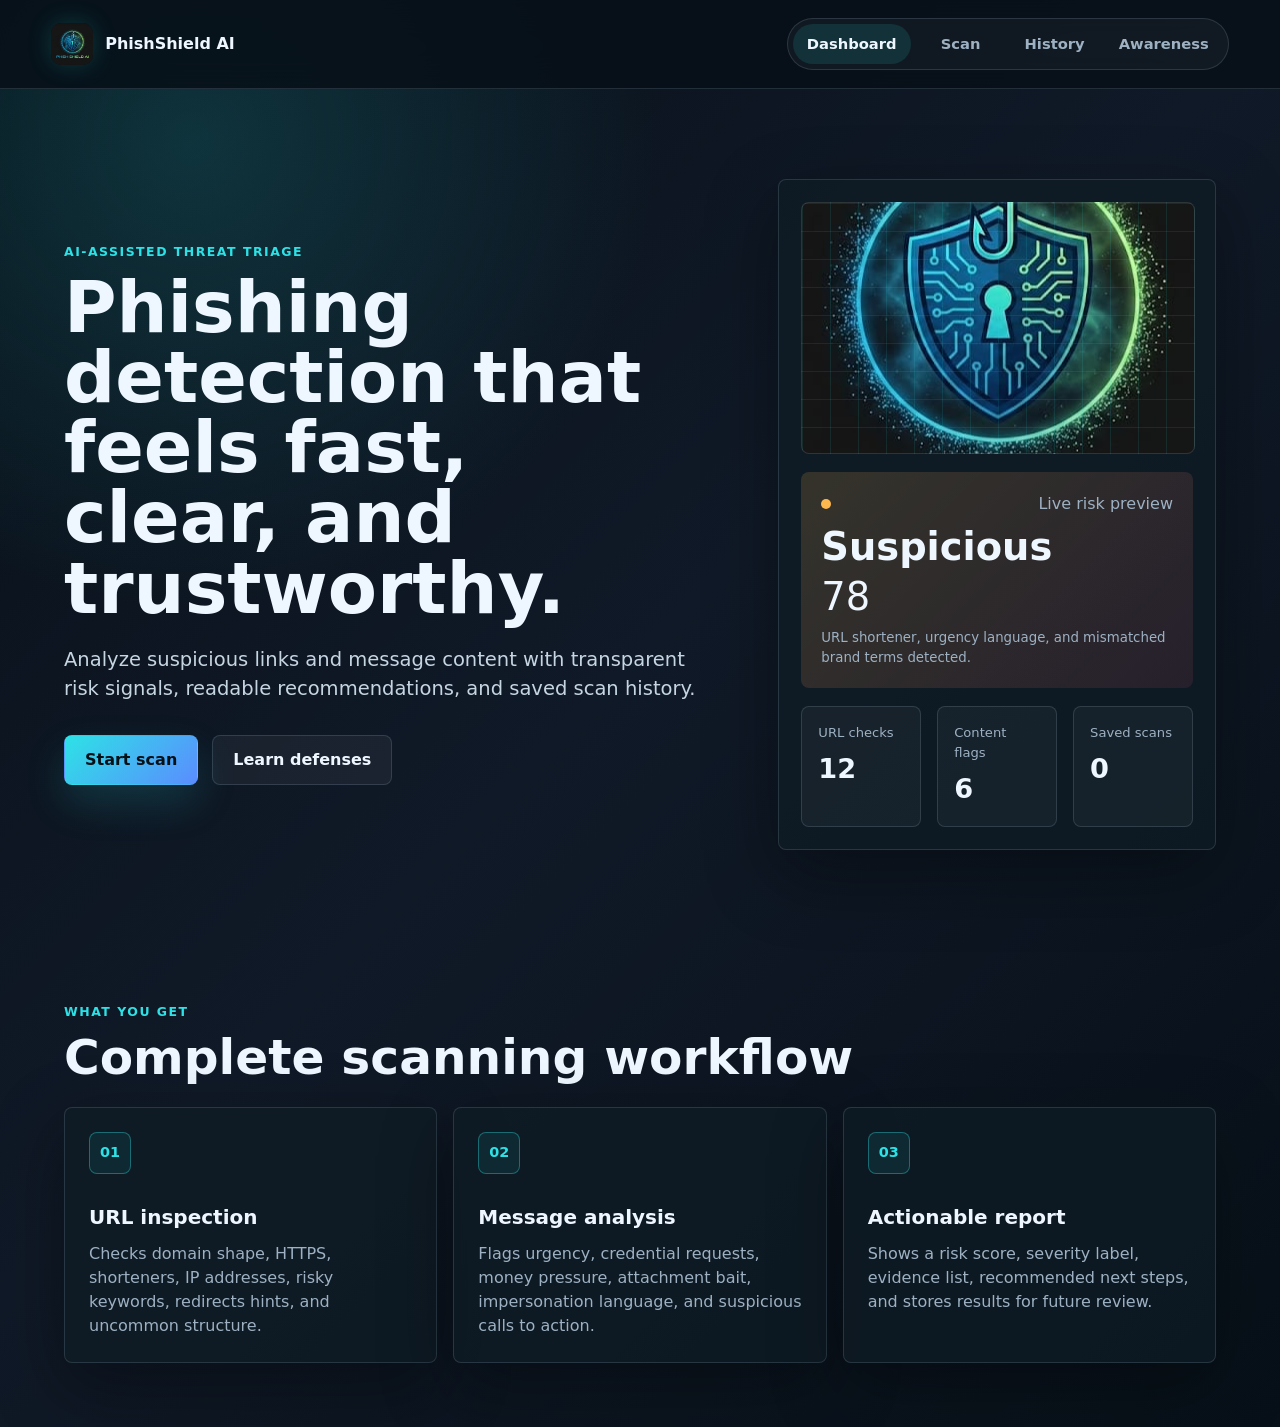
<file: index.html>
<!DOCTYPE html>
<html lang="en">
<head>
    <meta charset="UTF-8">
    <meta name="viewport" content="width=device-width, initial-scale=1.0">
    <title>PhishShield AI | Phishing Detection</title>
    <link rel="stylesheet" href="style.css">
</head>
<body>
    <header class="site-header">
        <a class="brand" href="index.html" aria-label="PhishShield AI home">
            <img src="mainlogo.jpeg" alt="PhishShield AI logo">
            <span>PhishShield AI</span>
        </a>
        <nav class="nav-links" aria-label="Primary navigation">
            <a class="active" href="index.html">Dashboard</a>
            <a href="search.html">Scan</a>
            <a href="history.html">History</a>
            <a href="awareness.html">Awareness</a>
        </nav>
    </header>

    <main>
        <section class="hero-section">
            <div class="hero-content">
                <p class="eyebrow">AI-assisted threat triage</p>
                <h1>Phishing detection that feels fast, clear, and trustworthy.</h1>
                <p class="hero-copy">
                    Analyze suspicious links and message content with transparent risk signals, readable recommendations, and saved scan history.
                </p>
                <div class="hero-actions">
                    <a class="btn primary" href="search.html">Start scan</a>
                    <a class="btn secondary" href="awareness.html">Learn defenses</a>
                </div>
            </div>
            <div class="hero-panel" aria-label="Security overview">
                <div class="risk-card">
                    <div>
                        <span class="status-dot warning"></span>
                        <span class="muted">Live risk preview</span>
                    </div>
                    <strong>Suspicious</strong>
                    <span class="score">78</span>
                    <small>URL shortener, urgency language, and mismatched brand terms detected.</small>
                </div>
                <div class="mini-grid">
                    <div>
                        <span>URL checks</span>
                        <strong>12</strong>
                    </div>
                    <div>
                        <span>Content flags</span>
                        <strong>6</strong>
                    </div>
                    <div>
                        <span>Saved scans</span>
                        <strong id="homeHistoryCount">0</strong>
                    </div>
                </div>
            </div>
        </section>

        <section class="feature-band">
            <div class="section-heading">
                <p class="eyebrow">What you get</p>
                <h2>Complete scanning workflow</h2>
            </div>
            <div class="feature-grid">
                <article class="feature-card">
                    <span class="feature-icon">01</span>
                    <h3>URL inspection</h3>
                    <p>Checks domain shape, HTTPS, shorteners, IP addresses, risky keywords, redirects hints, and uncommon structure.</p>
                </article>
                <article class="feature-card">
                    <span class="feature-icon">02</span>
                    <h3>Message analysis</h3>
                    <p>Flags urgency, credential requests, money pressure, attachment bait, impersonation language, and suspicious calls to action.</p>
                </article>
                <article class="feature-card">
                    <span class="feature-icon">03</span>
                    <h3>Actionable report</h3>
                    <p>Shows a risk score, severity label, evidence list, recommended next steps, and stores results for future review.</p>
                </article>
            </div>
        </section>
    </main>

    <script src="script.js"></script>
</body>
</html>
</file>
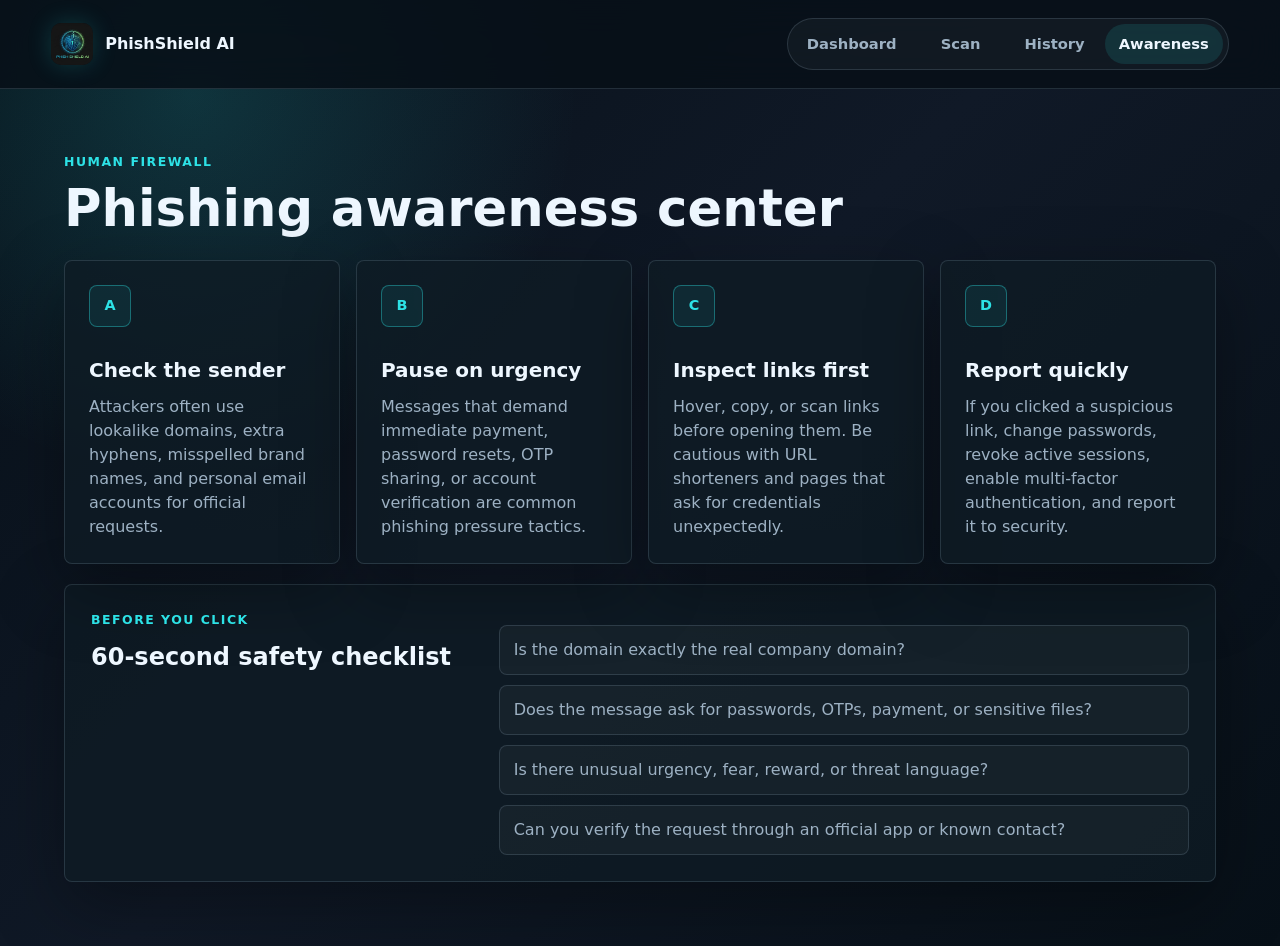
<file: awareness.html>
<!DOCTYPE html>
<html lang="en">
<head>
    <meta charset="UTF-8">
    <meta name="viewport" content="width=device-width, initial-scale=1.0">
    <title>Security Awareness | PhishShield AI</title>
    <link rel="stylesheet" href="style.css">
</head>
<body>
    <header class="site-header">
        <a class="brand" href="index.html" aria-label="PhishShield AI home">
            <img src="mainlogo.jpeg" alt="PhishShield AI logo">
            <span>PhishShield AI</span>
        </a>
        <nav class="nav-links" aria-label="Primary navigation">
            <a href="index.html">Dashboard</a>
            <a href="search.html">Scan</a>
            <a href="history.html">History</a>
            <a class="active" href="awareness.html">Awareness</a>
        </nav>
    </header>

    <main class="workspace">
        <section class="section-heading compact">
            <p class="eyebrow">Human firewall</p>
            <h1>Phishing awareness center</h1>
        </section>

        <section class="awareness-grid">
            <article class="awareness-card">
                <span class="feature-icon">A</span>
                <h2>Check the sender</h2>
                <p>Attackers often use lookalike domains, extra hyphens, misspelled brand names, and personal email accounts for official requests.</p>
            </article>
            <article class="awareness-card">
                <span class="feature-icon">B</span>
                <h2>Pause on urgency</h2>
                <p>Messages that demand immediate payment, password resets, OTP sharing, or account verification are common phishing pressure tactics.</p>
            </article>
            <article class="awareness-card">
                <span class="feature-icon">C</span>
                <h2>Inspect links first</h2>
                <p>Hover, copy, or scan links before opening them. Be cautious with URL shorteners and pages that ask for credentials unexpectedly.</p>
            </article>
            <article class="awareness-card">
                <span class="feature-icon">D</span>
                <h2>Report quickly</h2>
                <p>If you clicked a suspicious link, change passwords, revoke active sessions, enable multi-factor authentication, and report it to security.</p>
            </article>
        </section>

        <section class="checklist-panel">
            <div>
                <p class="eyebrow">Before you click</p>
                <h2>60-second safety checklist</h2>
            </div>
            <ul class="checklist">
                <li>Is the domain exactly the real company domain?</li>
                <li>Does the message ask for passwords, OTPs, payment, or sensitive files?</li>
                <li>Is there unusual urgency, fear, reward, or threat language?</li>
                <li>Can you verify the request through an official app or known contact?</li>
            </ul>
        </section>
    </main>

    <script src="script.js"></script>
</body>
</html>
</file>
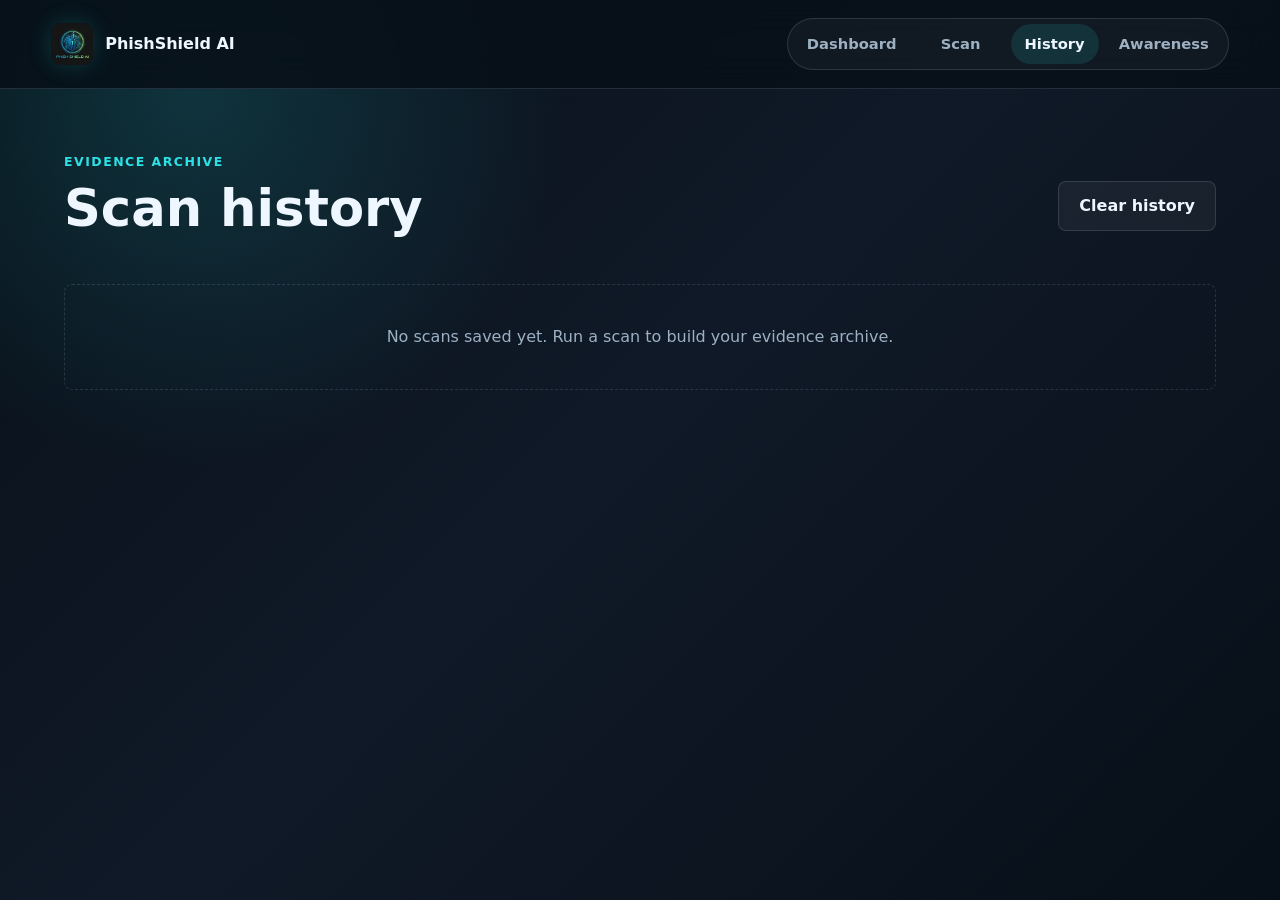
<file: history.html>
<!DOCTYPE html>
<html lang="en">
<head>
    <meta charset="UTF-8">
    <meta name="viewport" content="width=device-width, initial-scale=1.0">
    <title>Scan History | PhishShield AI</title>
    <link rel="stylesheet" href="style.css">
</head>
<body>
    <header class="site-header">
        <a class="brand" href="index.html" aria-label="PhishShield AI home">
            <img src="mainlogo.jpeg" alt="PhishShield AI logo">
            <span>PhishShield AI</span>
        </a>
        <nav class="nav-links" aria-label="Primary navigation">
            <a href="index.html">Dashboard</a>
            <a href="search.html">Scan</a>
            <a class="active" href="history.html">History</a>
            <a href="awareness.html">Awareness</a>
        </nav>
    </header>

    <main class="workspace">
        <section class="history-header">
            <div class="section-heading compact">
                <p class="eyebrow">Evidence archive</p>
                <h1>Scan history</h1>
            </div>
            <button id="clearHistory" class="btn secondary" type="button">Clear history</button>
        </section>

        <section id="historyList" class="history-list" aria-live="polite"></section>
    </main>

    <script src="script.js"></script>
</body>
</html>
</file>
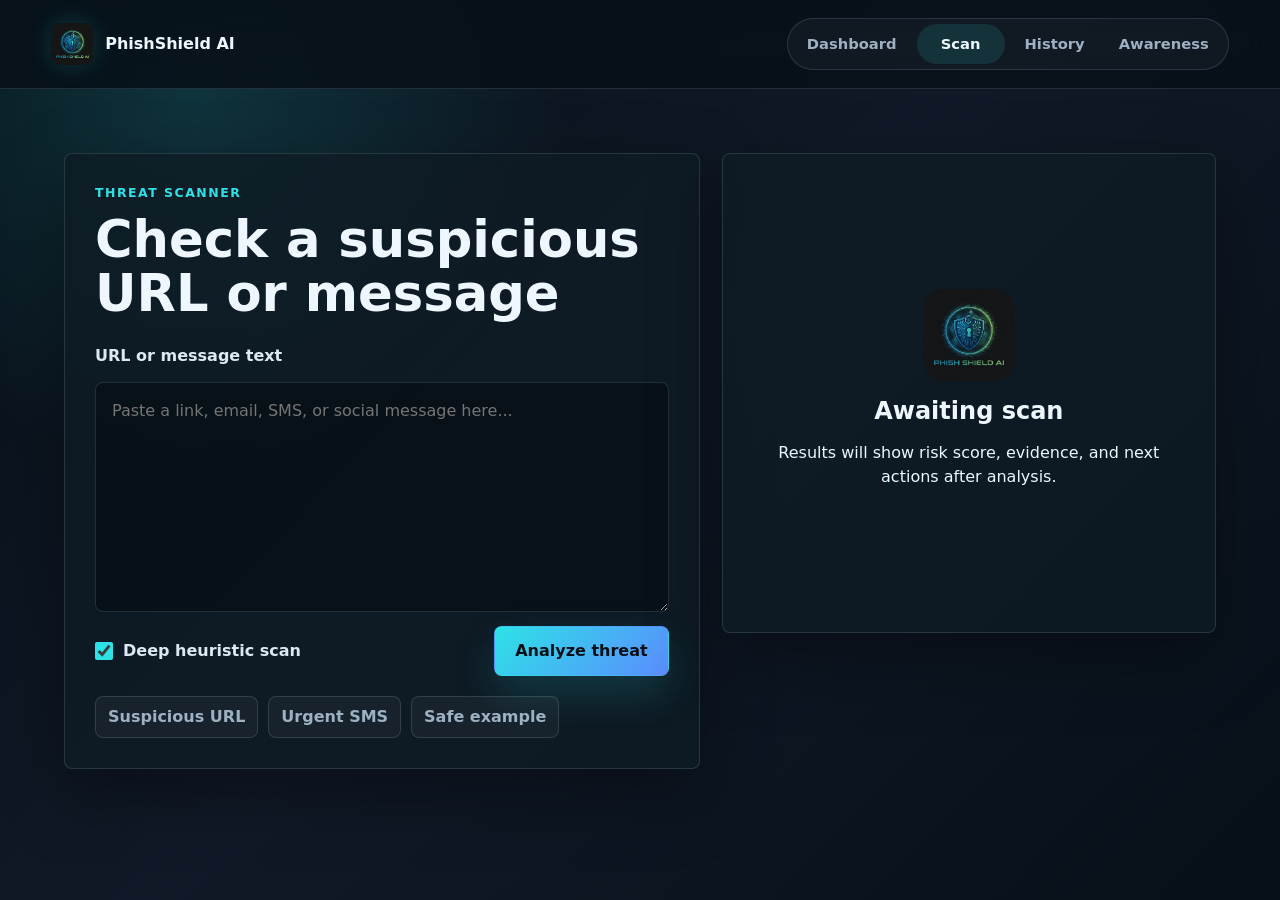
<file: search.html>
<!DOCTYPE html>
<html lang="en">
<head>
    <meta charset="UTF-8">
    <meta name="viewport" content="width=device-width, initial-scale=1.0">
    <title>Scan Link | PhishShield AI</title>
    <link rel="stylesheet" href="style.css">
</head>
<body>
    <header class="site-header">
        <a class="brand" href="index.html" aria-label="PhishShield AI home">
            <img src="mainlogo.jpeg" alt="PhishShield AI logo">
            <span>PhishShield AI</span>
        </a>
        <nav class="nav-links" aria-label="Primary navigation">
            <a href="index.html">Dashboard</a>
            <a class="active" href="search.html">Scan</a>
            <a href="history.html">History</a>
            <a href="awareness.html">Awareness</a>
        </nav>
    </header>

    <main class="workspace">
        <section class="scan-layout">
            <div class="scanner-panel">
                <div class="section-heading compact">
                    <p class="eyebrow">Threat scanner</p>
                    <h1>Check a suspicious URL or message</h1>
                </div>

                <form id="scanForm" class="scan-form">
                    <label for="scanInput">URL or message text</label>
                    <textarea id="scanInput" rows="8" placeholder="Paste a link, email, SMS, or social message here..." required></textarea>

                    <div class="form-row">
                        <label class="toggle">
                            <input id="deepScan" type="checkbox" checked>
                            <span>Deep heuristic scan</span>
                        </label>
                        <button class="btn primary" type="submit">Analyze threat</button>
                    </div>
                </form>

                <div class="quick-examples">
                    <button type="button" data-example="https://secure-paypaI-login.com/verify-account?session=bonus">Suspicious URL</button>
                    <button type="button" data-example="Your bank account will be locked in 2 hours. Verify your password now at http://bit.ly/login-help">Urgent SMS</button>
                    <button type="button" data-example="https://www.google.com/security/checkup">Safe example</button>
                </div>
            </div>

            <aside id="resultPanel" class="result-panel empty" aria-live="polite">
                <div class="empty-state">
                    <img src="mainlogo.jpeg" alt="">
                    <h2>Awaiting scan</h2>
                    <p>Results will show risk score, evidence, and next actions after analysis.</p>
                </div>
            </aside>
        </section>
    </main>

    <script src="script.js"></script>
</body>
</html>
</file>
<file: style.css>
:root {
    --bg: #071018;
    --surface: #0f1b25;
    --surface-2: #142332;
    --line: rgba(198, 229, 255, 0.14);
    --text: #eef7ff;
    --muted: #9db1c3;
    --cyan: #2de2e6;
    --green: #37d67a;
    --amber: #ffb84d;
    --red: #ff5c7a;
    --blue: #5b8cff;
    --shadow: 0 24px 70px rgba(0, 0, 0, 0.34);
}

* {
    box-sizing: border-box;
    margin: 0;
    padding: 0;
}

body {
    min-height: 100vh;
    background:
        radial-gradient(circle at 15% 10%, rgba(45, 226, 230, 0.16), transparent 28%),
        linear-gradient(135deg, #071018 0%, #101927 48%, #071018 100%);
    color: var(--text);
    font-family: Inter, ui-sans-serif, system-ui, -apple-system, BlinkMacSystemFont, "Segoe UI", sans-serif;
    line-height: 1.5;
}

a {
    color: inherit;
    text-decoration: none;
}

button,
textarea {
    font: inherit;
}

.site-header {
    position: sticky;
    top: 0;
    z-index: 20;
    display: flex;
    align-items: center;
    justify-content: space-between;
    gap: 24px;
    padding: 18px clamp(18px, 4vw, 64px);
    border-bottom: 1px solid var(--line);
    background: rgba(7, 16, 24, 0.86);
    backdrop-filter: blur(18px);
}

.brand {
    display: inline-flex;
    align-items: center;
    gap: 12px;
    min-width: max-content;
    font-weight: 800;
    letter-spacing: 0;
}

.brand img {
    width: 42px;
    height: 42px;
    border-radius: 10px;
    object-fit: cover;
    box-shadow: 0 0 24px rgba(45, 226, 230, 0.18);
}

.nav-links {
    display: flex;
    align-items: center;
    gap: 6px;
    padding: 5px;
    border: 1px solid var(--line);
    border-radius: 999px;
    background: rgba(255, 255, 255, 0.04);
}

.nav-links a {
    min-width: 88px;
    padding: 9px 14px;
    border-radius: 999px;
    color: var(--muted);
    font-size: 0.92rem;
    font-weight: 700;
    text-align: center;
}

.nav-links a:hover,
.nav-links a.active {
    background: rgba(45, 226, 230, 0.12);
    color: var(--text);
}

main {
    width: 100%;
}

.hero-section {
    display: grid;
    grid-template-columns: minmax(0, 1.05fr) minmax(320px, 0.72fr);
    gap: clamp(28px, 6vw, 76px);
    align-items: center;
    min-height: calc(100vh - 79px);
    padding: clamp(36px, 7vw, 92px) clamp(18px, 5vw, 76px);
}

.hero-content {
    max-width: 760px;
}

.eyebrow {
    margin-bottom: 10px;
    color: var(--cyan);
    font-size: 0.78rem;
    font-weight: 900;
    letter-spacing: 0.12em;
    text-transform: uppercase;
}

h1 {
    max-width: 880px;
    font-size: clamp(2.35rem, 5.6vw, 5.4rem);
    line-height: 0.98;
    letter-spacing: 0;
}

.hero-copy {
    max-width: 650px;
    margin-top: 22px;
    color: #c6d5e2;
    font-size: clamp(1rem, 1.6vw, 1.22rem);
}

.hero-actions,
.form-row,
.history-header {
    display: flex;
    align-items: center;
    gap: 14px;
    flex-wrap: wrap;
}

.hero-actions {
    margin-top: 32px;
}

.btn {
    display: inline-flex;
    align-items: center;
    justify-content: center;
    min-height: 46px;
    padding: 12px 20px;
    border: 1px solid transparent;
    border-radius: 8px;
    cursor: pointer;
    font-weight: 850;
    transition: transform 180ms ease, border-color 180ms ease, background 180ms ease;
}

.btn:hover {
    transform: translateY(-1px);
}

.btn.primary {
    background: linear-gradient(135deg, var(--cyan), var(--blue));
    color: #031016;
    box-shadow: 0 18px 40px rgba(45, 226, 230, 0.16);
}

.btn.secondary {
    border-color: var(--line);
    background: rgba(255, 255, 255, 0.05);
    color: var(--text);
}

.hero-panel,
.scanner-panel,
.result-panel,
.feature-card,
.awareness-card,
.checklist-panel,
.history-card {
    border: 1px solid var(--line);
    border-radius: 8px;
    background: rgba(15, 27, 37, 0.78);
    box-shadow: var(--shadow);
}

.hero-panel {
    position: relative;
    display: grid;
    gap: 18px;
    padding: 22px;
}

.hero-panel::before {
    content: "";
    display: block;
    width: 100%;
    min-height: 250px;
    border: 1px solid var(--line);
    border-radius: 8px;
    background:
        linear-gradient(rgba(45, 226, 230, 0.1) 1px, transparent 1px),
        linear-gradient(90deg, rgba(45, 226, 230, 0.1) 1px, transparent 1px),
        url("mainlogo.jpeg") center / min(54%, 260px) no-repeat,
        linear-gradient(150deg, rgba(91, 140, 255, 0.2), rgba(55, 214, 122, 0.09));
    background-size: 28px 28px, 28px 28px, auto, auto;
}

.risk-card {
    display: grid;
    gap: 12px;
    padding: 20px;
    border-radius: 8px;
    background: linear-gradient(135deg, rgba(255, 184, 77, 0.16), rgba(255, 92, 122, 0.1));
}

.risk-card > div,
.history-meta,
.score-line {
    display: flex;
    align-items: center;
    justify-content: space-between;
    gap: 12px;
}

.status-dot {
    display: inline-block;
    width: 10px;
    height: 10px;
    margin-right: 8px;
    border-radius: 999px;
    background: var(--green);
}

.status-dot.warning {
    background: var(--amber);
}

.status-dot.danger {
    background: var(--red);
}

.muted {
    color: var(--muted);
}

.risk-card strong,
.score {
    font-size: 2.4rem;
    line-height: 1;
}

.risk-card small,
.feature-card p,
.awareness-card p,
.checklist,
.history-card p {
    color: var(--muted);
}

.mini-grid,
.feature-grid,
.awareness-grid {
    display: grid;
    gap: 16px;
}

.mini-grid {
    grid-template-columns: repeat(3, 1fr);
}

.mini-grid div {
    padding: 16px;
    border: 1px solid var(--line);
    border-radius: 8px;
    background: rgba(255, 255, 255, 0.04);
}

.mini-grid span {
    display: block;
    color: var(--muted);
    font-size: 0.82rem;
}

.mini-grid strong {
    display: block;
    margin-top: 6px;
    font-size: 1.7rem;
}

.feature-band,
.workspace {
    padding: clamp(28px, 5vw, 64px) clamp(18px, 5vw, 76px);
}

.section-heading {
    margin-bottom: 24px;
}

.section-heading h2,
.section-heading h1 {
    font-size: clamp(2rem, 3.8vw, 3.5rem);
    line-height: 1.05;
}

.section-heading.compact h1 {
    font-size: clamp(2rem, 4vw, 4.2rem);
}

.feature-grid {
    grid-template-columns: repeat(3, minmax(0, 1fr));
}

.feature-card,
.awareness-card {
    padding: 24px;
}

.feature-icon {
    display: inline-flex;
    align-items: center;
    justify-content: center;
    width: 42px;
    height: 42px;
    margin-bottom: 28px;
    border: 1px solid rgba(45, 226, 230, 0.36);
    border-radius: 8px;
    background: rgba(45, 226, 230, 0.08);
    color: var(--cyan);
    font-size: 0.9rem;
    font-weight: 900;
}

.feature-card h3,
.awareness-card h2 {
    margin-bottom: 10px;
    font-size: 1.25rem;
}

.scan-layout {
    display: grid;
    grid-template-columns: minmax(0, 0.9fr) minmax(320px, 0.7fr);
    gap: 22px;
    align-items: start;
}

.scanner-panel,
.result-panel {
    padding: clamp(18px, 3vw, 30px);
}

.scan-form {
    display: grid;
    gap: 14px;
}

.scan-form label {
    color: #dce9f3;
    font-weight: 800;
}

textarea {
    width: 100%;
    min-height: 230px;
    resize: vertical;
    padding: 16px;
    border: 1px solid var(--line);
    border-radius: 8px;
    outline: none;
    background: rgba(2, 8, 13, 0.5);
    color: var(--text);
}

textarea:focus {
    border-color: rgba(45, 226, 230, 0.68);
    box-shadow: 0 0 0 4px rgba(45, 226, 230, 0.08);
}

.form-row {
    justify-content: space-between;
}

.toggle {
    display: inline-flex;
    align-items: center;
    gap: 10px;
    color: var(--muted);
}

.toggle input {
    width: 18px;
    height: 18px;
    accent-color: var(--cyan);
}

.quick-examples {
    display: flex;
    gap: 10px;
    flex-wrap: wrap;
    margin-top: 20px;
}

.quick-examples button {
    min-height: 38px;
    padding: 8px 12px;
    border: 1px solid var(--line);
    border-radius: 8px;
    background: rgba(255, 255, 255, 0.04);
    color: var(--muted);
    cursor: pointer;
    font-weight: 750;
}

.result-panel {
    min-height: 480px;
}

.empty-state {
    display: grid;
    min-height: 410px;
    place-items: center;
    align-content: center;
    gap: 12px;
    text-align: center;
}

.empty-state img {
    width: 92px;
    height: 92px;
    border-radius: 20px;
    object-fit: cover;
    opacity: 0.82;
}

.result-header {
    display: grid;
    grid-template-columns: auto 1fr;
    gap: 18px;
    align-items: center;
    margin-bottom: 20px;
}

.score-ring {
    display: grid;
    width: 116px;
    height: 116px;
    place-items: center;
    border-radius: 50%;
    background: conic-gradient(var(--ring-color) calc(var(--score) * 1%), rgba(255, 255, 255, 0.08) 0);
}

.score-ring span {
    display: grid;
    width: 86px;
    height: 86px;
    place-items: center;
    border-radius: 50%;
    background: #0b1620;
    font-size: 1.8rem;
    font-weight: 900;
}

.label-pill {
    display: inline-flex;
    width: fit-content;
    margin-bottom: 9px;
    padding: 6px 10px;
    border-radius: 999px;
    background: rgba(255, 255, 255, 0.08);
    color: var(--label-color);
    font-size: 0.78rem;
    font-weight: 900;
    text-transform: uppercase;
}

.evidence-list,
.recommendations,
.checklist {
    display: grid;
    gap: 10px;
    margin-top: 14px;
    list-style: none;
}

.evidence-list li,
.recommendations li,
.checklist li {
    padding: 12px 14px;
    border: 1px solid var(--line);
    border-radius: 8px;
    background: rgba(255, 255, 255, 0.035);
}

.result-section + .result-section {
    margin-top: 24px;
}

.history-header {
    justify-content: space-between;
    margin-bottom: 24px;
}

.history-list {
    display: grid;
    gap: 14px;
}

.history-card {
    display: grid;
    grid-template-columns: 1fr auto;
    gap: 16px;
    padding: 18px;
}

.history-card code {
    display: block;
    max-width: min(920px, 76vw);
    overflow: hidden;
    color: #d8f5ff;
    text-overflow: ellipsis;
    white-space: nowrap;
}

.history-score {
    align-self: center;
    min-width: 72px;
    padding: 11px;
    border-radius: 8px;
    background: rgba(255, 255, 255, 0.05);
    color: var(--label-color);
    font-weight: 900;
    text-align: center;
}

.awareness-grid {
    grid-template-columns: repeat(4, minmax(0, 1fr));
}

.checklist-panel {
    display: grid;
    grid-template-columns: 0.55fr 1fr;
    gap: 28px;
    align-items: start;
    margin-top: 20px;
    padding: 26px;
}

.empty-history {
    padding: 40px;
    border: 1px dashed var(--line);
    border-radius: 8px;
    color: var(--muted);
    text-align: center;
}

@media (max-width: 980px) {
    .hero-section,
    .scan-layout,
    .checklist-panel {
        grid-template-columns: 1fr;
    }

    .feature-grid,
    .awareness-grid {
        grid-template-columns: repeat(2, minmax(0, 1fr));
    }
}

@media (max-width: 720px) {
    .site-header {
        position: static;
        align-items: flex-start;
        flex-direction: column;
    }

    .nav-links {
        width: 100%;
        overflow-x: auto;
        justify-content: flex-start;
        border-radius: 8px;
    }

    .nav-links a {
        min-width: max-content;
    }

    .hero-section {
        min-height: auto;
    }

    .mini-grid,
    .feature-grid,
    .awareness-grid {
        grid-template-columns: 1fr;
    }

    .result-header,
    .history-card {
        grid-template-columns: 1fr;
    }

    .history-score {
        width: fit-content;
    }
}
</file>
